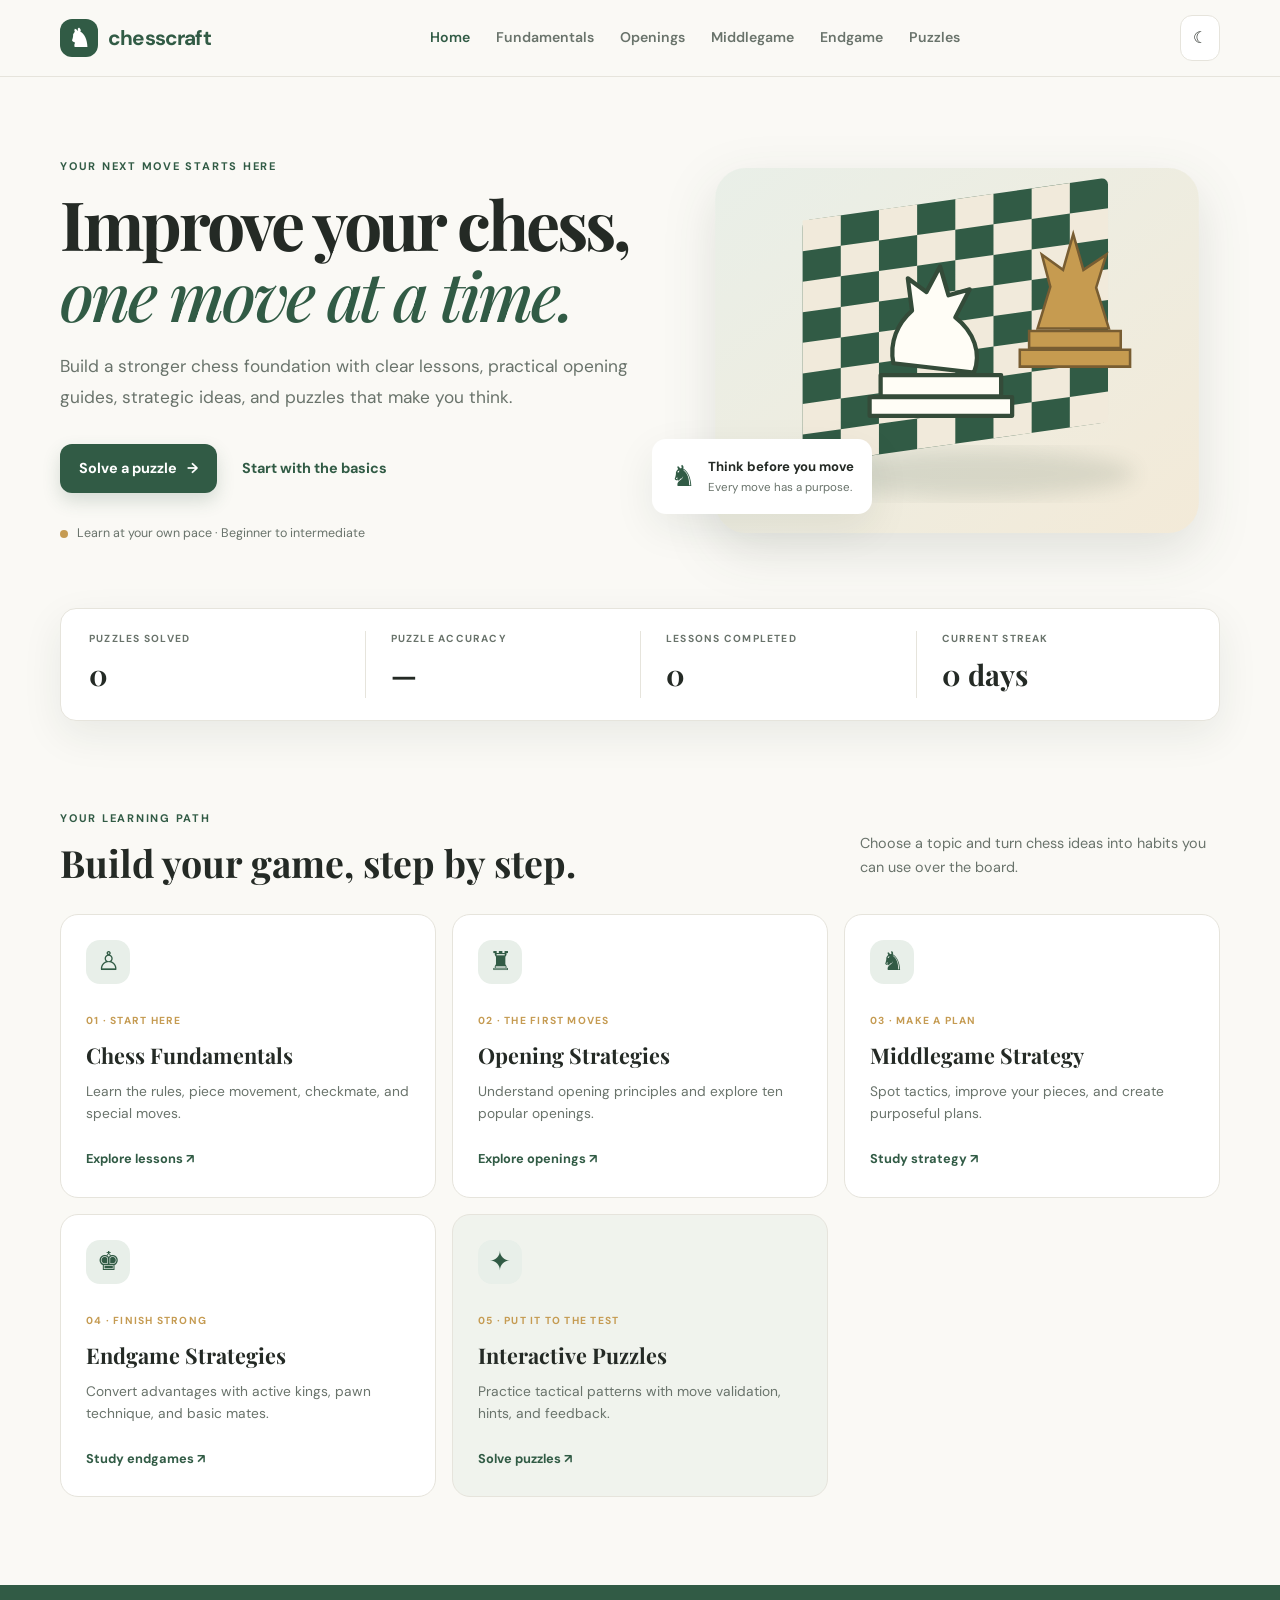
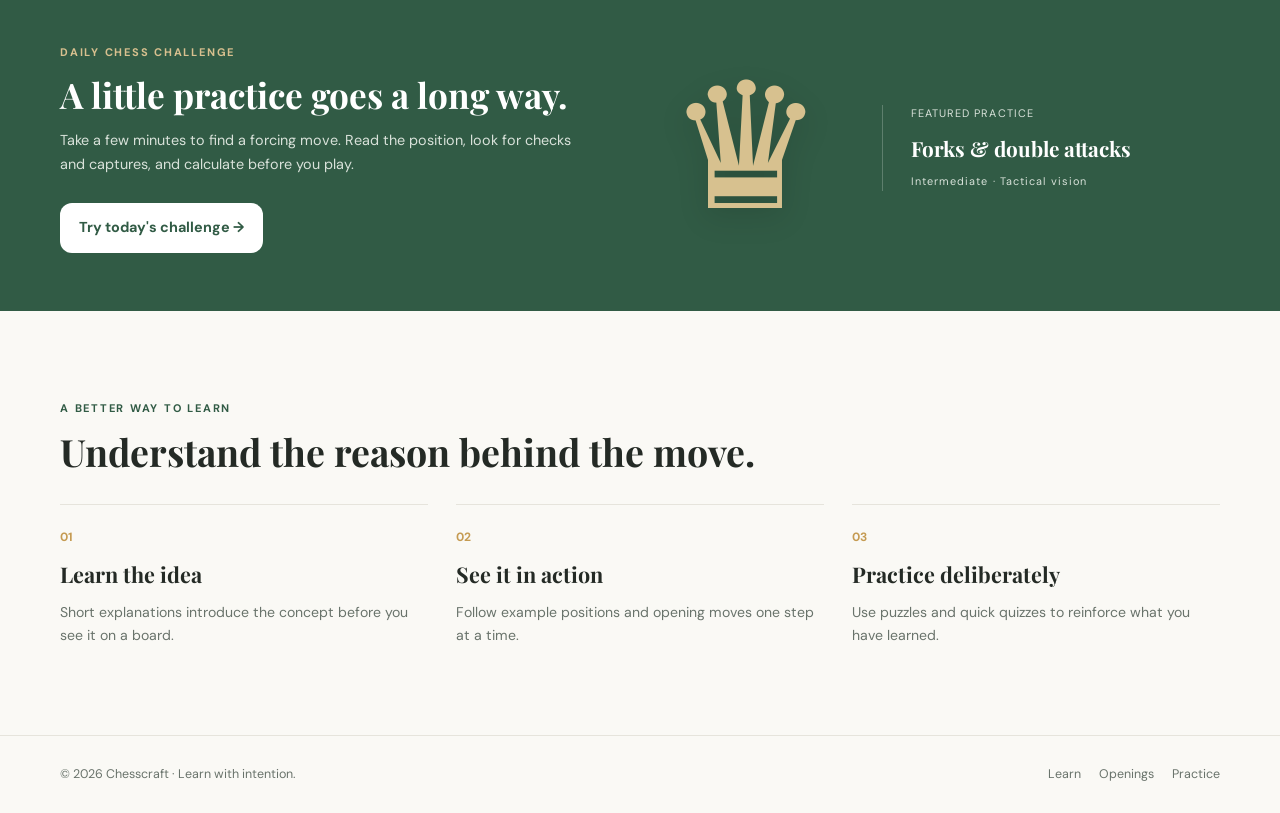
<file: index.html>
<!doctype html>
<html lang="en"><head><meta charset="utf-8"><meta name="viewport" content="width=device-width,initial-scale=1"><meta name="description" content="Learn chess fundamentals, openings, strategy, endgames and tactics."><title>Chesscraft — Learn chess with purpose</title><link rel="stylesheet" href="css/styles.css"><link rel="stylesheet" href="css/responsive.css"></head>
<body data-page="home"><div id="site-header"></div>
<main>
<section class="hero container">
  <div class="hero-copy"><span class="eyebrow">YOUR NEXT MOVE STARTS HERE</span><h1>Improve your chess,<br><em>one move at a time.</em></h1><p class="lead">Build a stronger chess foundation with clear lessons, practical opening guides, strategic ideas, and puzzles that make you think.</p><div class="hero-actions"><a class="btn btn-primary" href="puzzles.html">Solve a puzzle <span>→</span></a><a class="text-link" href="fundamentals.html">Start with the basics</a></div><div class="hero-proof"><span class="proof-dot"></span><span>Learn at your own pace · Beginner to intermediate</span></div></div>
  <div class="hero-art"><img src="assets/images/hero-chess.svg" alt="Original illustration of a chessboard with a knight and queen"><div class="floating-note"><span class="note-icon">♞</span><div><strong>Think before you move</strong><small>Every move has a purpose.</small></div></div></div>
</section>
<section class="stats-strip container" id="progress-overview">
  <div><span class="stat-label">PUZZLES SOLVED</span><strong id="home-puzzles">0</strong></div><div><span class="stat-label">PUZZLE ACCURACY</span><strong id="home-accuracy">—</strong></div><div><span class="stat-label">LESSONS COMPLETED</span><strong id="home-lessons">0</strong></div><div><span class="stat-label">CURRENT STREAK</span><strong id="home-streak">0 days</strong></div>
</section>
<section class="section container"><div class="section-heading"><div><span class="eyebrow">YOUR LEARNING PATH</span><h2>Build your game, step by step.</h2></div><p>Choose a topic and turn chess ideas into habits you can use over the board.</p></div>
<div class="learning-grid">
<a class="learning-card" href="fundamentals.html"><span class="card-icon">♙</span><span class="card-kicker">01 · START HERE</span><h3>Chess Fundamentals</h3><p>Learn the rules, piece movement, checkmate, and special moves.</p><span class="card-arrow">Explore lessons ↗</span></a>
<a class="learning-card" href="openings.html"><span class="card-icon">♜</span><span class="card-kicker">02 · THE FIRST MOVES</span><h3>Opening Strategies</h3><p>Understand opening principles and explore ten popular openings.</p><span class="card-arrow">Explore openings ↗</span></a>
<a class="learning-card" href="middlegame.html"><span class="card-icon">♞</span><span class="card-kicker">03 · MAKE A PLAN</span><h3>Middlegame Strategy</h3><p>Spot tactics, improve your pieces, and create purposeful plans.</p><span class="card-arrow">Study strategy ↗</span></a>
<a class="learning-card" href="endgame.html"><span class="card-icon">♚</span><span class="card-kicker">04 · FINISH STRONG</span><h3>Endgame Strategies</h3><p>Convert advantages with active kings, pawn technique, and basic mates.</p><span class="card-arrow">Study endgames ↗</span></a>
<a class="learning-card feature-card" href="puzzles.html"><span class="card-icon">✦</span><span class="card-kicker">05 · PUT IT TO THE TEST</span><h3>Interactive Puzzles</h3><p>Practice tactical patterns with move validation, hints, and feedback.</p><span class="card-arrow">Solve puzzles ↗</span></a>
</div></section>
<section class="challenge-band"><div class="container challenge-inner"><div><span class="eyebrow">DAILY CHESS CHALLENGE</span><h2>A little practice goes a long way.</h2><p>Take a few minutes to find a forcing move. Read the position, look for checks and captures, and calculate before you play.</p><a class="btn btn-light" href="puzzles.html">Try today's challenge →</a></div><div class="challenge-piece" aria-hidden="true">♛</div><div class="challenge-meta"><span>FEATURED PRACTICE</span><strong>Forks &amp; double attacks</strong><small>Intermediate · Tactical vision</small></div></div></section>
<section class="section container"><div class="section-heading"><div><span class="eyebrow">A BETTER WAY TO LEARN</span><h2>Understand the reason behind the move.</h2></div></div><div class="benefit-grid"><article><span>01</span><h3>Learn the idea</h3><p>Short explanations introduce the concept before you see it on a board.</p></article><article><span>02</span><h3>See it in action</h3><p>Follow example positions and opening moves one step at a time.</p></article><article><span>03</span><h3>Practice deliberately</h3><p>Use puzzles and quick quizzes to reinforce what you have learned.</p></article></div></section>
</main><div id="site-footer"></div><script src="js/progress.js"></script><script src="js/main.js"></script></body></html>
</file>
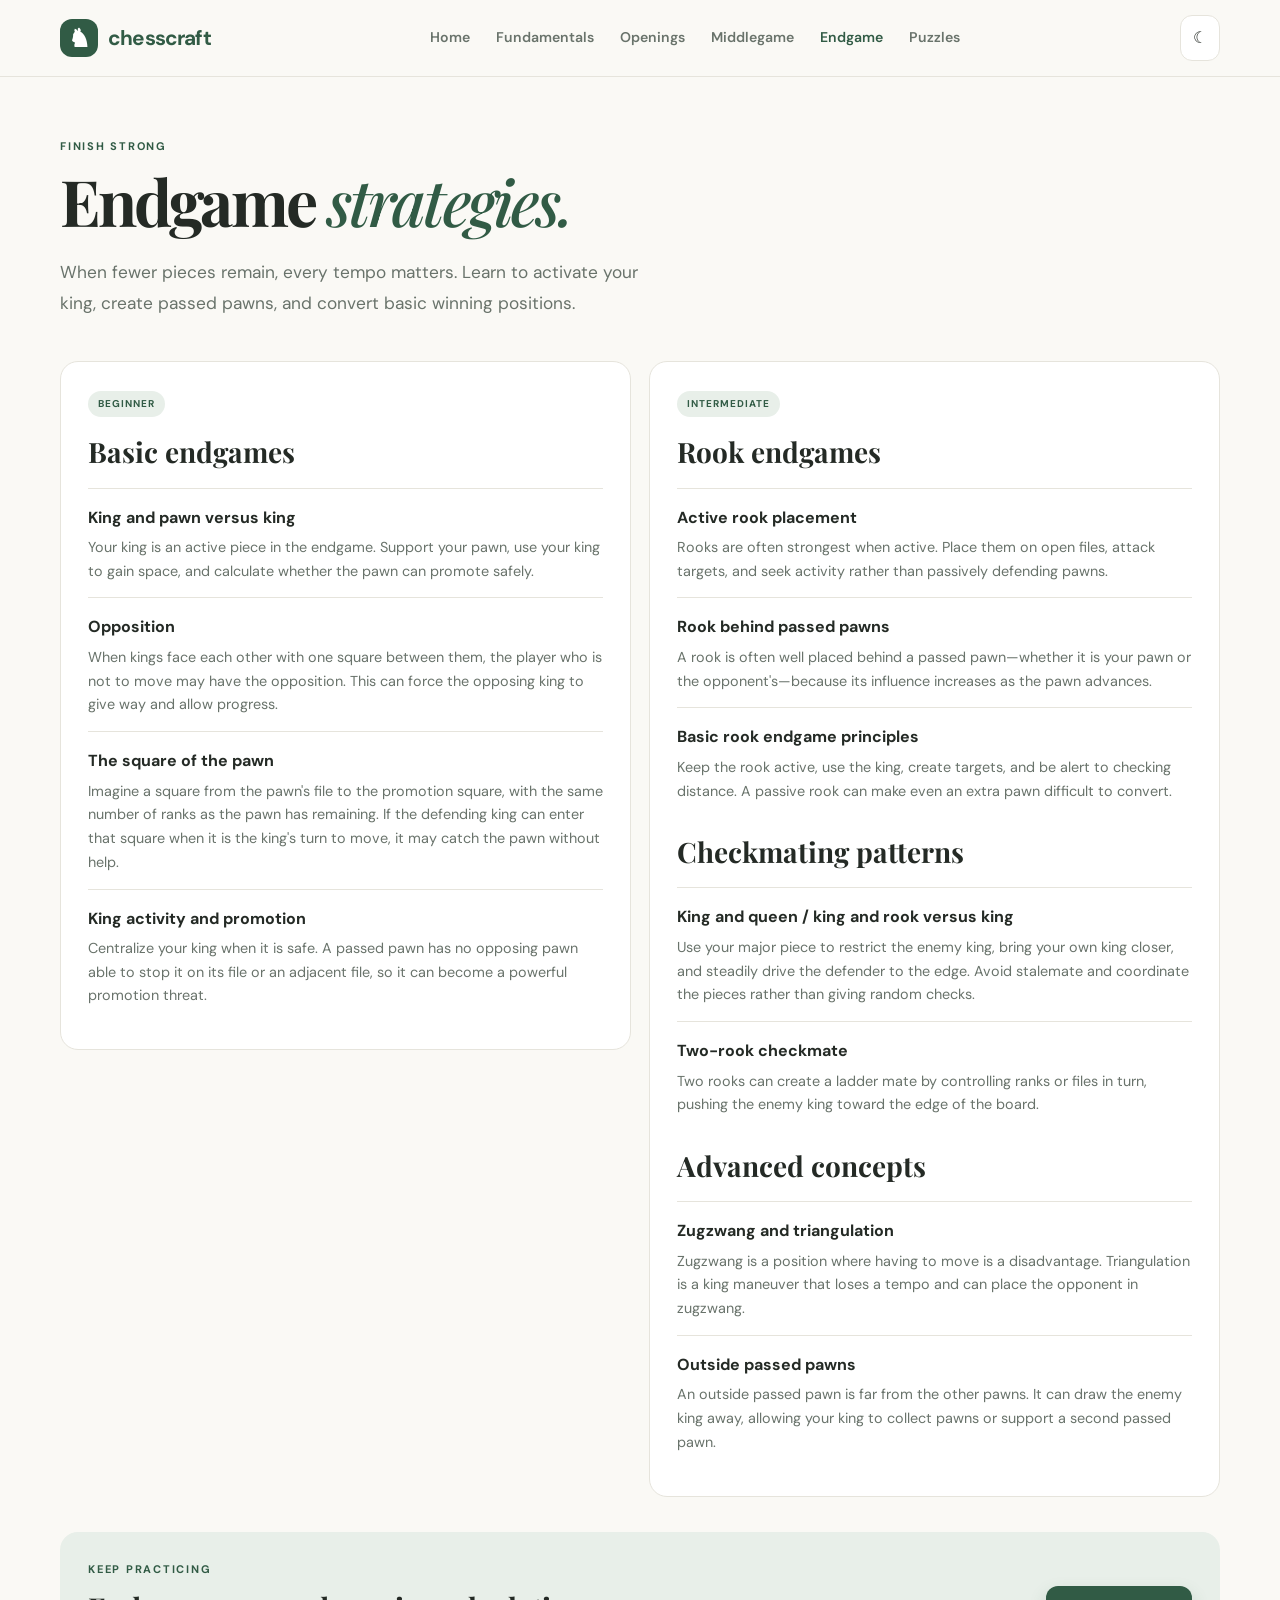
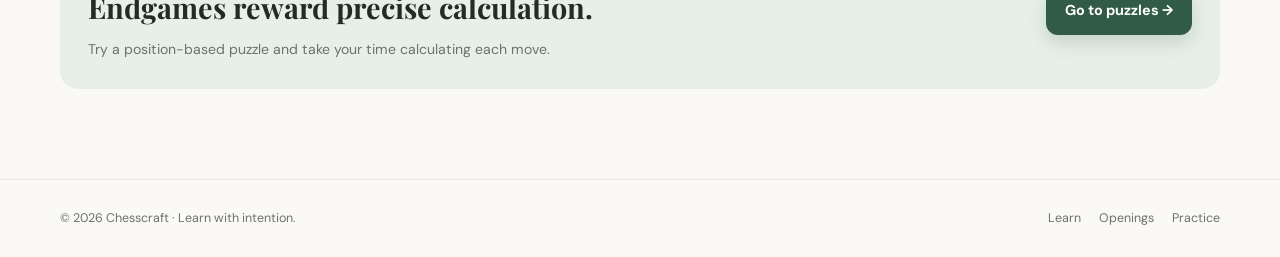
<file: endgame.html>
<!doctype html><html lang="en"><head><meta charset="utf-8"><meta name="viewport" content="width=device-width,initial-scale=1"><title>Endgame Strategies — Chesscraft</title><link rel="stylesheet" href="css/styles.css"><link rel="stylesheet" href="css/responsive.css"></head><body data-page="endgame"><div id="site-header"></div><main class="container page-main"><div class="page-intro"><span class="eyebrow">FINISH STRONG</span><h1>Endgame <em>strategies.</em></h1><p class="lead">When fewer pieces remain, every tempo matters. Learn to activate your king, create passed pawns, and convert basic winning positions.</p></div>
<div class="endgame-columns"><section class="endgame-section"><span class="tag">BEGINNER</span><h2>Basic endgames</h2><article><h3>King and pawn versus king</h3><p>Your king is an active piece in the endgame. Support your pawn, use your king to gain space, and calculate whether the pawn can promote safely.</p></article><article><h3>Opposition</h3><p>When kings face each other with one square between them, the player who is not to move may have the opposition. This can force the opposing king to give way and allow progress.</p></article><article><h3>The square of the pawn</h3><p>Imagine a square from the pawn's file to the promotion square, with the same number of ranks as the pawn has remaining. If the defending king can enter that square when it is the king's turn to move, it may catch the pawn without help.</p></article><article><h3>King activity and promotion</h3><p>Centralize your king when it is safe. A passed pawn has no opposing pawn able to stop it on its file or an adjacent file, so it can become a powerful promotion threat.</p></article></section>
<section class="endgame-section"><span class="tag">INTERMEDIATE</span><h2>Rook endgames</h2><article><h3>Active rook placement</h3><p>Rooks are often strongest when active. Place them on open files, attack targets, and seek activity rather than passively defending pawns.</p></article><article><h3>Rook behind passed pawns</h3><p>A rook is often well placed behind a passed pawn—whether it is your pawn or the opponent's—because its influence increases as the pawn advances.</p></article><article><h3>Basic rook endgame principles</h3><p>Keep the rook active, use the king, create targets, and be alert to checking distance. A passive rook can make even an extra pawn difficult to convert.</p></article><h2>Checkmating patterns</h2><article><h3>King and queen / king and rook versus king</h3><p>Use your major piece to restrict the enemy king, bring your own king closer, and steadily drive the defender to the edge. Avoid stalemate and coordinate the pieces rather than giving random checks.</p></article><article><h3>Two-rook checkmate</h3><p>Two rooks can create a ladder mate by controlling ranks or files in turn, pushing the enemy king toward the edge of the board.</p></article><h2>Advanced concepts</h2><article><h3>Zugzwang and triangulation</h3><p>Zugzwang is a position where having to move is a disadvantage. Triangulation is a king maneuver that loses a tempo and can place the opponent in zugzwang.</p></article><article><h3>Outside passed pawns</h3><p>An outside passed pawn is far from the other pawns. It can draw the enemy king away, allowing your king to collect pawns or support a second passed pawn.</p></article></section></div>
<div class="practice-callout"><div><span class="eyebrow">KEEP PRACTICING</span><h2>Endgames reward precise calculation.</h2><p>Try a position-based puzzle and take your time calculating each move.</p></div><a class="btn btn-primary" href="puzzles.html">Go to puzzles →</a></div></main><div id="site-footer"></div><script src="js/progress.js"></script><script src="js/main.js"></script></body></html>
</file>
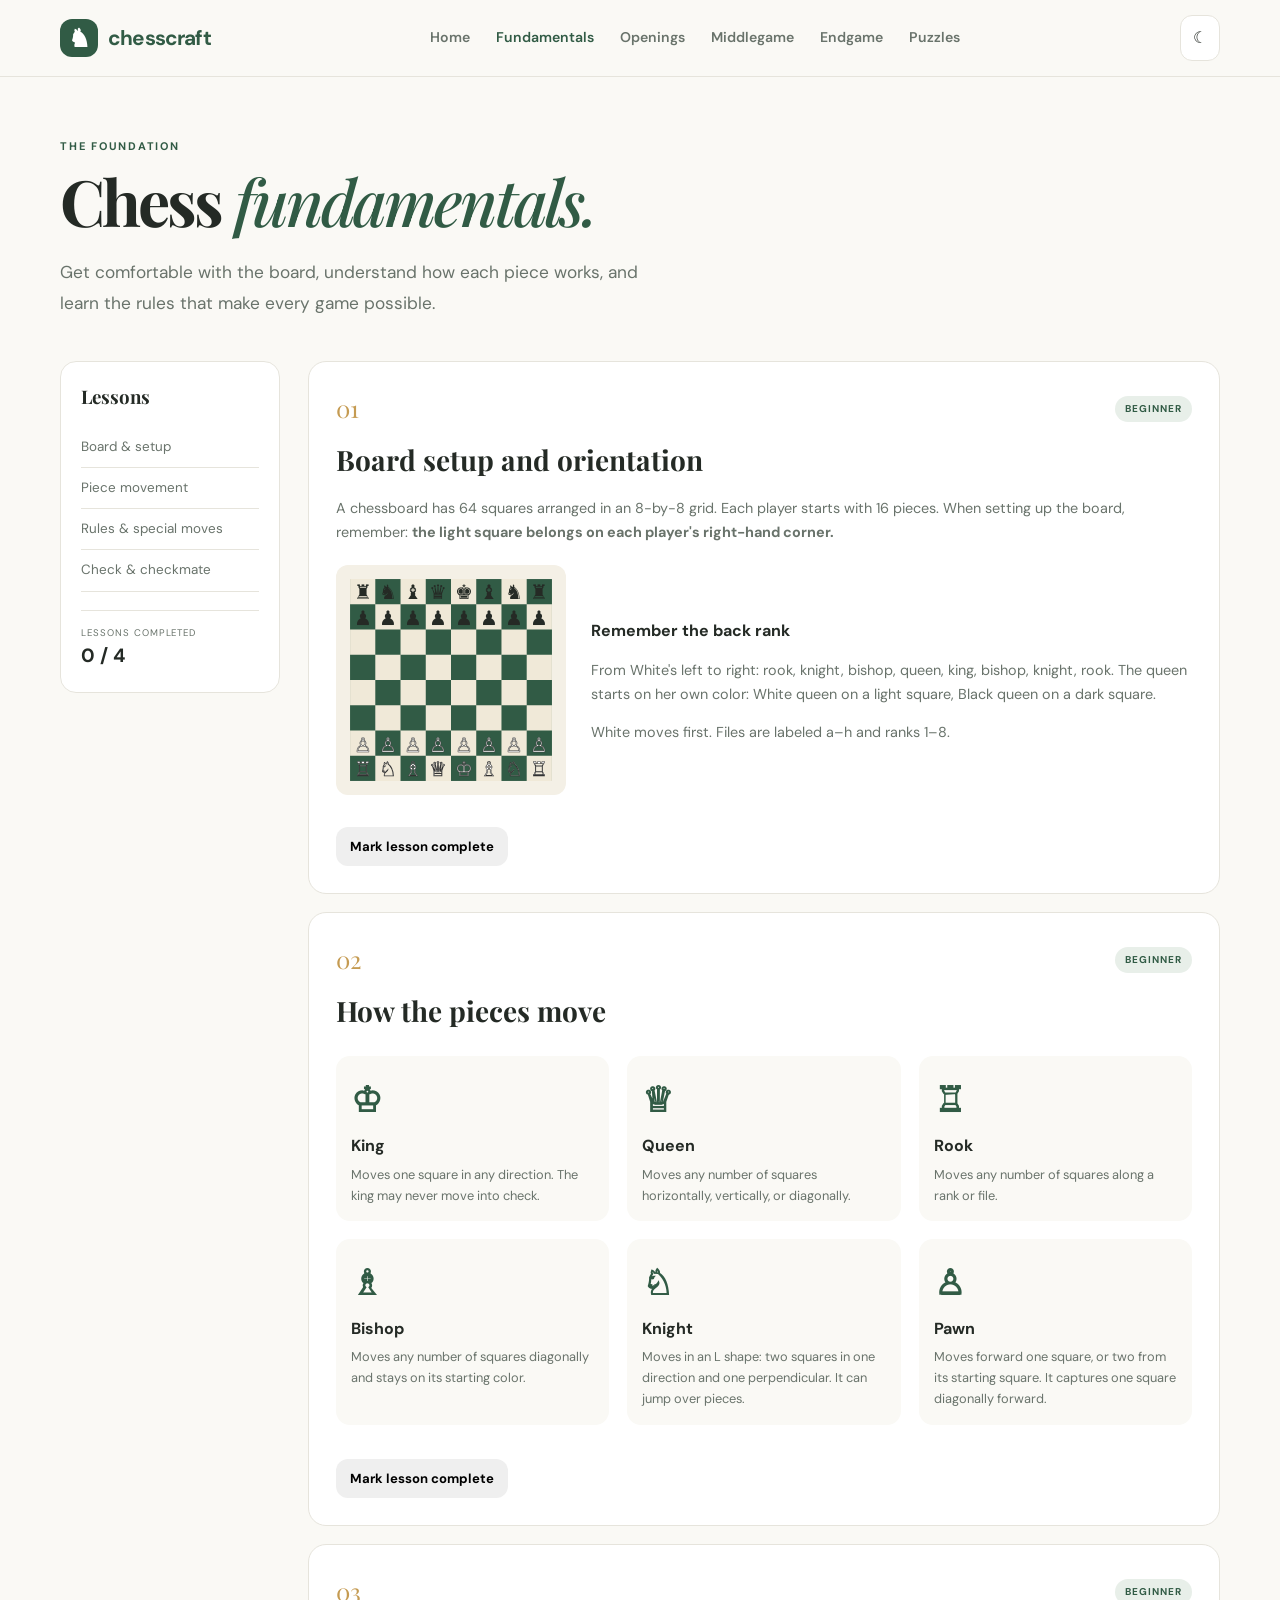
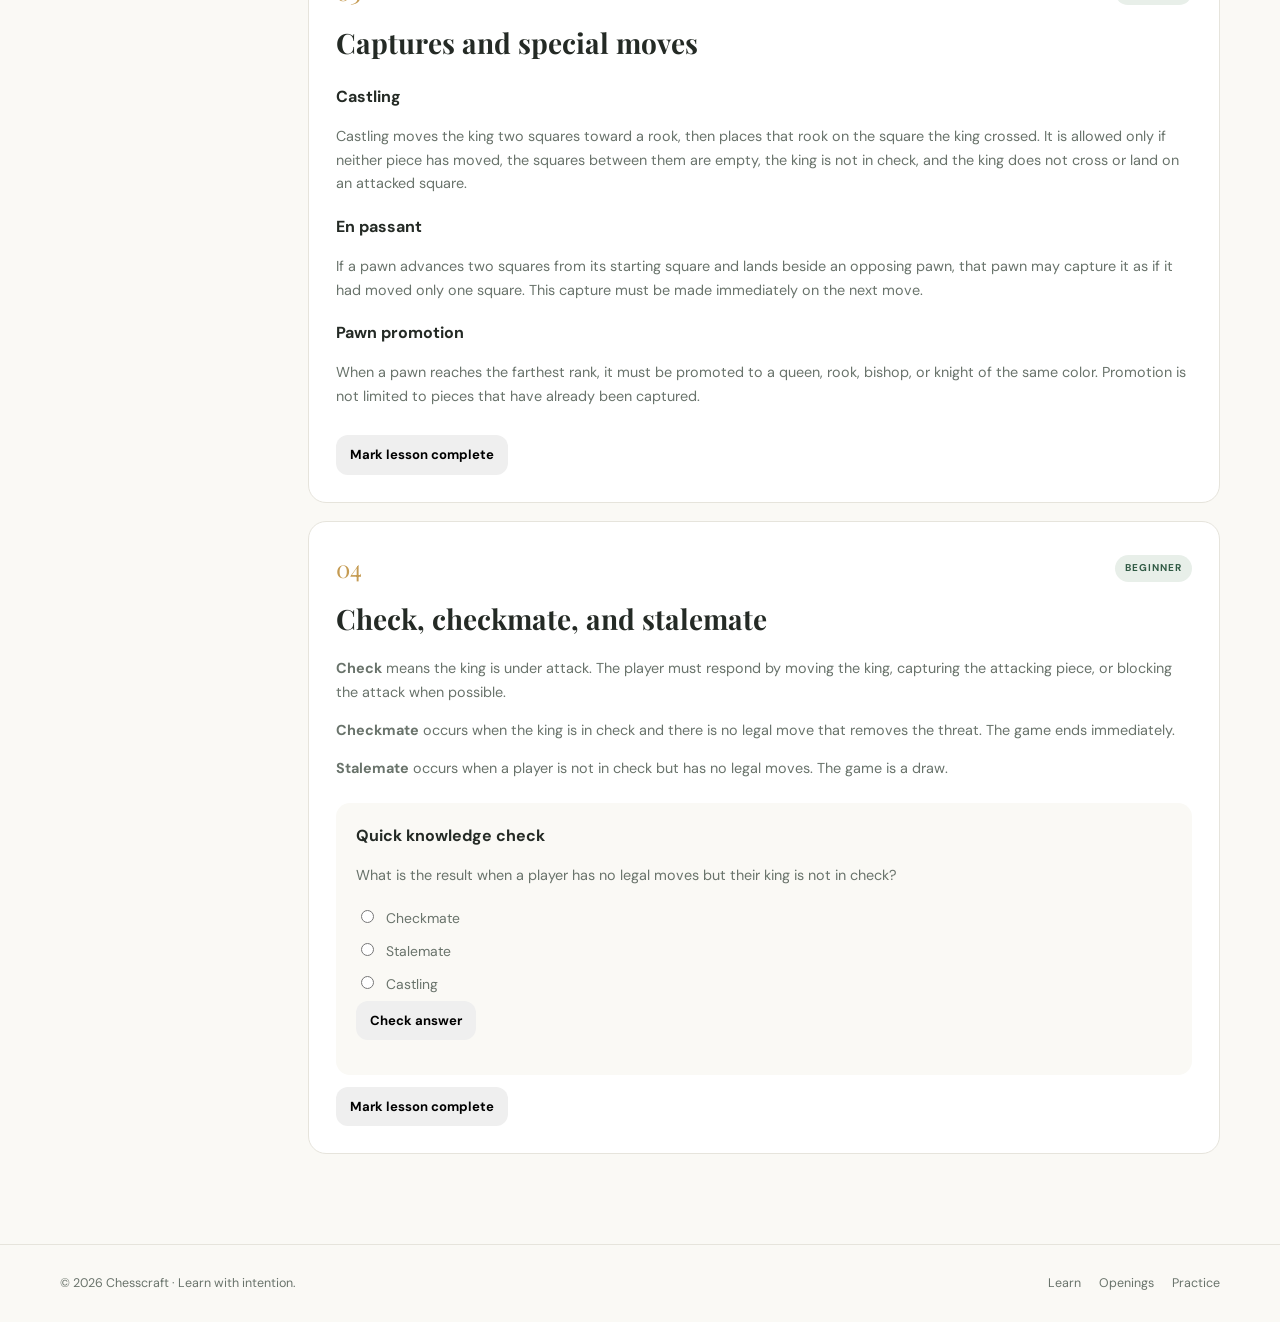
<file: fundamentals.html>
<!doctype html><html lang="en"><head><meta charset="utf-8"><meta name="viewport" content="width=device-width,initial-scale=1"><title>Chess Fundamentals — Chesscraft</title><link rel="stylesheet" href="css/styles.css"><link rel="stylesheet" href="css/responsive.css"></head><body data-page="fundamentals"><div id="site-header"></div><main class="container page-main"><div class="page-intro"><span class="eyebrow">THE FOUNDATION</span><h1>Chess <em>fundamentals.</em></h1><p class="lead">Get comfortable with the board, understand how each piece works, and learn the rules that make every game possible.</p></div>
<div class="content-layout"><aside class="side-panel"><h3>Lessons</h3><a href="#board">Board &amp; setup</a><a href="#pieces">Piece movement</a><a href="#rules">Rules &amp; special moves</a><a href="#check">Check &amp; checkmate</a><div class="progress-mini"><span>LESSONS COMPLETED</span><strong id="fundamentals-count">0 / 4</strong></div></aside><div class="lesson-content">
<article class="lesson-card" id="board"><div class="lesson-top"><span class="lesson-number">01</span><span class="tag">BEGINNER</span></div><h2>Board setup and orientation</h2><p>A chessboard has 64 squares arranged in an 8-by-8 grid. Each player starts with 16 pieces. When setting up the board, remember: <strong>the light square belongs on each player's right-hand corner.</strong></p><div class="diagram-row"><img class="diagram" src="assets/images/board-setup.svg" alt="Chessboard setup diagram with pieces in their starting positions"><div><h3>Remember the back rank</h3><p>From White's left to right: rook, knight, bishop, queen, king, bishop, knight, rook. The queen starts on her own color: White queen on a light square, Black queen on a dark square.</p><p>White moves first. Files are labeled a–h and ranks 1–8.</p></div></div><button class="btn btn-small lesson-done" data-lesson="board">Mark lesson complete</button></article>
<article class="lesson-card" id="pieces"><div class="lesson-top"><span class="lesson-number">02</span><span class="tag">BEGINNER</span></div><h2>How the pieces move</h2><div class="piece-grid"><div><b class="piece-symbol">♔</b><h3>King</h3><p>Moves one square in any direction. The king may never move into check.</p></div><div><b class="piece-symbol">♕</b><h3>Queen</h3><p>Moves any number of squares horizontally, vertically, or diagonally.</p></div><div><b class="piece-symbol">♖</b><h3>Rook</h3><p>Moves any number of squares along a rank or file.</p></div><div><b class="piece-symbol">♗</b><h3>Bishop</h3><p>Moves any number of squares diagonally and stays on its starting color.</p></div><div><b class="piece-symbol">♘</b><h3>Knight</h3><p>Moves in an L shape: two squares in one direction and one perpendicular. It can jump over pieces.</p></div><div><b class="piece-symbol">♙</b><h3>Pawn</h3><p>Moves forward one square, or two from its starting square. It captures one square diagonally forward.</p></div></div><button class="btn btn-small lesson-done" data-lesson="pieces">Mark lesson complete</button></article>
<article class="lesson-card" id="rules"><div class="lesson-top"><span class="lesson-number">03</span><span class="tag">BEGINNER</span></div><h2>Captures and special moves</h2><h3>Castling</h3><p>Castling moves the king two squares toward a rook, then places that rook on the square the king crossed. It is allowed only if neither piece has moved, the squares between them are empty, the king is not in check, and the king does not cross or land on an attacked square.</p><h3>En passant</h3><p>If a pawn advances two squares from its starting square and lands beside an opposing pawn, that pawn may capture it as if it had moved only one square. This capture must be made immediately on the next move.</p><h3>Pawn promotion</h3><p>When a pawn reaches the farthest rank, it must be promoted to a queen, rook, bishop, or knight of the same color. Promotion is not limited to pieces that have already been captured.</p><button class="btn btn-small lesson-done" data-lesson="rules">Mark lesson complete</button></article>
<article class="lesson-card" id="check"><div class="lesson-top"><span class="lesson-number">04</span><span class="tag">BEGINNER</span></div><h2>Check, checkmate, and stalemate</h2><p><strong>Check</strong> means the king is under attack. The player must respond by moving the king, capturing the attacking piece, or blocking the attack when possible.</p><p><strong>Checkmate</strong> occurs when the king is in check and there is no legal move that removes the threat. The game ends immediately.</p><p><strong>Stalemate</strong> occurs when a player is not in check but has no legal moves. The game is a draw.</p><div class="quiz" data-quiz="fundamentals"><h3>Quick knowledge check</h3><p>What is the result when a player has no legal moves but their king is not in check?</p><label><input type="radio" name="fund-q" value="a"> Checkmate</label><label><input type="radio" name="fund-q" value="b"> Stalemate</label><label><input type="radio" name="fund-q" value="c"> Castling</label><button class="btn btn-small quiz-submit">Check answer</button><p class="quiz-feedback" aria-live="polite"></p></div><button class="btn btn-small lesson-done" data-lesson="check">Mark lesson complete</button></article>
</div></div></main><div id="site-footer"></div><script src="js/progress.js"></script><script src="js/main.js"></script></body></html>
</file>
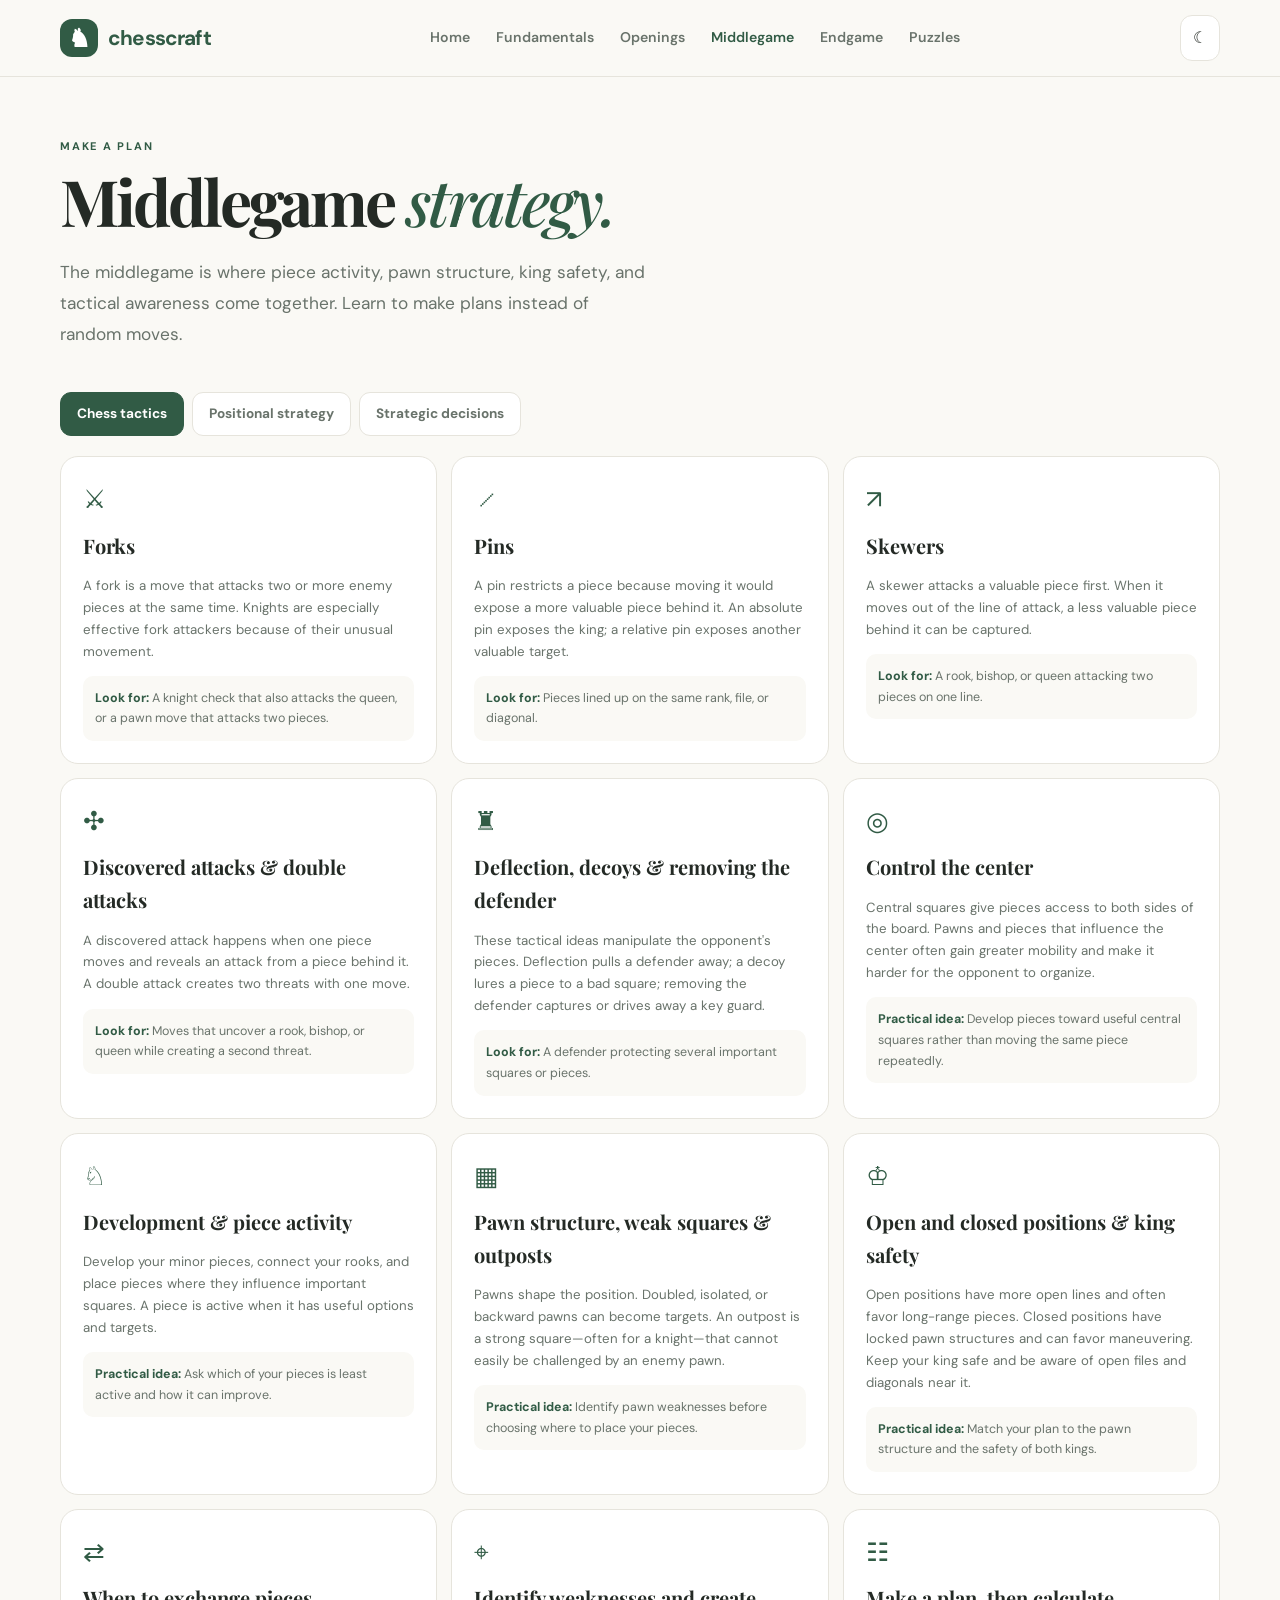
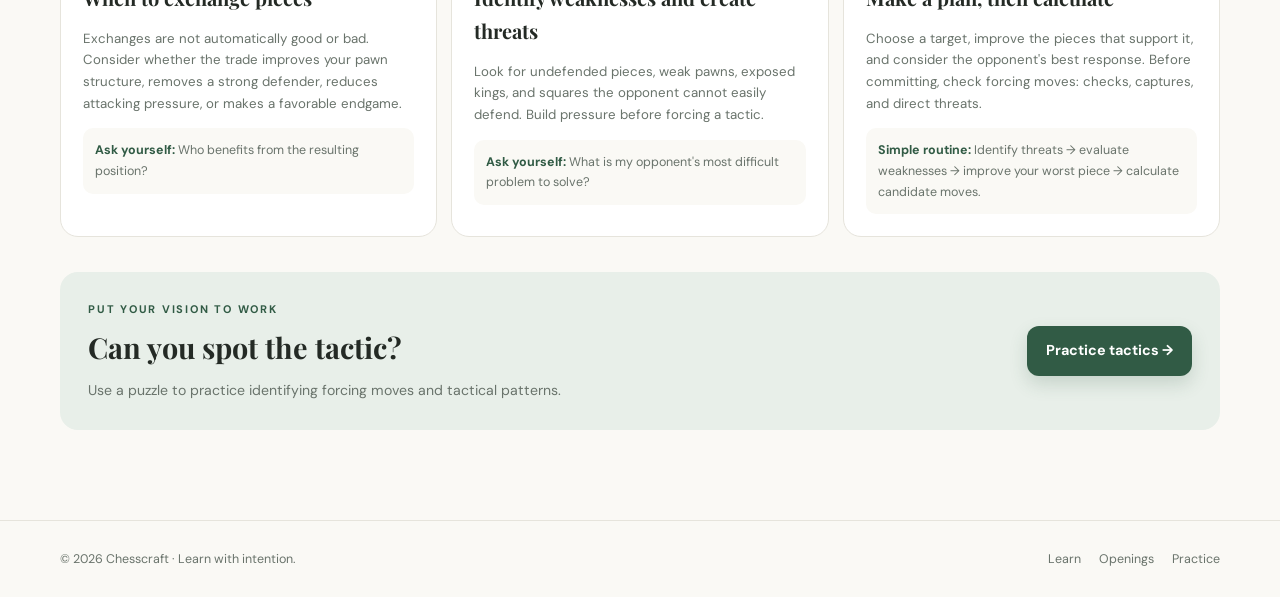
<file: middlegame.html>
<!doctype html><html lang="en"><head><meta charset="utf-8"><meta name="viewport" content="width=device-width,initial-scale=1"><title>Middlegame Strategy — Chesscraft</title><link rel="stylesheet" href="css/styles.css"><link rel="stylesheet" href="css/responsive.css"></head><body data-page="middlegame"><div id="site-header"></div><main class="container page-main"><div class="page-intro"><span class="eyebrow">MAKE A PLAN</span><h1>Middlegame <em>strategy.</em></h1><p class="lead">The middlegame is where piece activity, pawn structure, king safety, and tactical awareness come together. Learn to make plans instead of random moves.</p></div>
<div class="topic-tabs" role="tablist"><button class="topic-tab active" data-topic="tactics">Chess tactics</button><button class="topic-tab" data-topic="positional">Positional strategy</button><button class="topic-tab" data-topic="planning">Strategic decisions</button></div>
<div id="middlegame-topics" class="topic-grid">
<article class="topic-card" data-group="tactics"><span class="topic-symbol">⚔</span><h2>Forks</h2><p>A fork is a move that attacks two or more enemy pieces at the same time. Knights are especially effective fork attackers because of their unusual movement.</p><div class="example-note"><strong>Look for:</strong> A knight check that also attacks the queen, or a pawn move that attacks two pieces.</div></article>
<article class="topic-card" data-group="tactics"><span class="topic-symbol">⟋</span><h2>Pins</h2><p>A pin restricts a piece because moving it would expose a more valuable piece behind it. An absolute pin exposes the king; a relative pin exposes another valuable target.</p><div class="example-note"><strong>Look for:</strong> Pieces lined up on the same rank, file, or diagonal.</div></article>
<article class="topic-card" data-group="tactics"><span class="topic-symbol">↗</span><h2>Skewers</h2><p>A skewer attacks a valuable piece first. When it moves out of the line of attack, a less valuable piece behind it can be captured.</p><div class="example-note"><strong>Look for:</strong> A rook, bishop, or queen attacking two pieces on one line.</div></article>
<article class="topic-card" data-group="tactics"><span class="topic-symbol">✣</span><h2>Discovered attacks &amp; double attacks</h2><p>A discovered attack happens when one piece moves and reveals an attack from a piece behind it. A double attack creates two threats with one move.</p><div class="example-note"><strong>Look for:</strong> Moves that uncover a rook, bishop, or queen while creating a second threat.</div></article>
<article class="topic-card" data-group="tactics"><span class="topic-symbol">♜</span><h2>Deflection, decoys &amp; removing the defender</h2><p>These tactical ideas manipulate the opponent's pieces. Deflection pulls a defender away; a decoy lures a piece to a bad square; removing the defender captures or drives away a key guard.</p><div class="example-note"><strong>Look for:</strong> A defender protecting several important squares or pieces.</div></article>
<article class="topic-card" data-group="positional"><span class="topic-symbol">◎</span><h2>Control the center</h2><p>Central squares give pieces access to both sides of the board. Pawns and pieces that influence the center often gain greater mobility and make it harder for the opponent to organize.</p><div class="example-note"><strong>Practical idea:</strong> Develop pieces toward useful central squares rather than moving the same piece repeatedly.</div></article>
<article class="topic-card" data-group="positional"><span class="topic-symbol">♘</span><h2>Development &amp; piece activity</h2><p>Develop your minor pieces, connect your rooks, and place pieces where they influence important squares. A piece is active when it has useful options and targets.</p><div class="example-note"><strong>Practical idea:</strong> Ask which of your pieces is least active and how it can improve.</div></article>
<article class="topic-card" data-group="positional"><span class="topic-symbol">▦</span><h2>Pawn structure, weak squares &amp; outposts</h2><p>Pawns shape the position. Doubled, isolated, or backward pawns can become targets. An outpost is a strong square—often for a knight—that cannot easily be challenged by an enemy pawn.</p><div class="example-note"><strong>Practical idea:</strong> Identify pawn weaknesses before choosing where to place your pieces.</div></article>
<article class="topic-card" data-group="positional"><span class="topic-symbol">♔</span><h2>Open and closed positions &amp; king safety</h2><p>Open positions have more open lines and often favor long-range pieces. Closed positions have locked pawn structures and can favor maneuvering. Keep your king safe and be aware of open files and diagonals near it.</p><div class="example-note"><strong>Practical idea:</strong> Match your plan to the pawn structure and the safety of both kings.</div></article>
<article class="topic-card" data-group="planning"><span class="topic-symbol">⇄</span><h2>When to exchange pieces</h2><p>Exchanges are not automatically good or bad. Consider whether the trade improves your pawn structure, removes a strong defender, reduces attacking pressure, or makes a favorable endgame.</p><div class="example-note"><strong>Ask yourself:</strong> Who benefits from the resulting position?</div></article>
<article class="topic-card" data-group="planning"><span class="topic-symbol">⌖</span><h2>Identify weaknesses and create threats</h2><p>Look for undefended pieces, weak pawns, exposed kings, and squares the opponent cannot easily defend. Build pressure before forcing a tactic.</p><div class="example-note"><strong>Ask yourself:</strong> What is my opponent's most difficult problem to solve?</div></article>
<article class="topic-card" data-group="planning"><span class="topic-symbol">☷</span><h2>Make a plan, then calculate</h2><p>Choose a target, improve the pieces that support it, and consider the opponent's best response. Before committing, check forcing moves: checks, captures, and direct threats.</p><div class="example-note"><strong>Simple routine:</strong> Identify threats → evaluate weaknesses → improve your worst piece → calculate candidate moves.</div></article>
</div>
<div class="practice-callout"><div><span class="eyebrow">PUT YOUR VISION TO WORK</span><h2>Can you spot the tactic?</h2><p>Use a puzzle to practice identifying forcing moves and tactical patterns.</p></div><a class="btn btn-primary" href="puzzles.html">Practice tactics →</a></div></main><div id="site-footer"></div><script src="js/progress.js"></script><script src="js/main.js"></script></body></html>
</file>
<file: css/styles.css>
@import url('https://fonts.googleapis.com/css2?family=DM+Sans:wght@400;500;600;700&family=Playfair+Display:ital,wght@0,500;0,600;0,700;1,500;1,600&display=swap');
:root{--bg:#faf9f5;--surface:#fff;--surface-2:#f2f0e8;--ink:#242a25;--muted:#69736b;--green:#315b45;--green-dark:#234534;--green-soft:#e8efe9;--gold:#c59b52;--line:#e6e4dc;--shadow:0 14px 40px rgba(31,48,36,.08);--radius:18px}
*{box-sizing:border-box}html{scroll-behavior:smooth}body{margin:0;background:var(--bg);color:var(--ink);font-family:'DM Sans',sans-serif;line-height:1.65}a{color:inherit;text-decoration:none}button,input,select{font:inherit}button{cursor:pointer}.container{width:min(1160px,calc(100% - 48px));margin-inline:auto}
.site-header{position:sticky;top:0;z-index:20;background:rgba(250,249,245,.94);backdrop-filter:blur(14px);border-bottom:1px solid var(--line)}.nav-wrap{height:76px;display:flex;align-items:center;justify-content:space-between;gap:24px}.brand{display:flex;align-items:center;gap:10px;font-weight:700;letter-spacing:-.04em;font-size:1.3rem}.brand-mark{width:38px;height:38px;border-radius:12px;background:var(--green);color:white;display:grid;place-items:center;font-size:1.55rem}.brand span:last-child{color:var(--green)}.main-nav{display:flex;align-items:center;gap:26px}.main-nav a{font-size:.88rem;color:var(--muted);font-weight:600;transition:color .2s}.main-nav a:hover,.main-nav a.active{color:var(--green)}.nav-actions{display:flex;align-items:center;gap:10px}.theme-toggle,.menu-toggle{border:1px solid var(--line);background:var(--surface);border-radius:12px;padding:9px 12px;color:var(--ink)}.menu-toggle{display:none}
.hero{display:grid;grid-template-columns:1.05fr .95fr;align-items:center;gap:52px;padding-block:74px 58px;min-height:530px}.eyebrow{display:block;font-size:.69rem;letter-spacing:.16em;font-weight:700;color:var(--green);margin-bottom:13px}.hero h1,.page-intro h1{font-family:'Playfair Display',serif;font-size:clamp(3rem,5.3vw,5rem);line-height:1.04;letter-spacing:-.045em;margin:0 0 22px}.hero h1 em,.page-intro h1 em{font-weight:500;color:var(--green)}.lead{font-size:1.08rem;color:var(--muted);max-width:590px;line-height:1.8}.hero-actions{display:flex;align-items:center;gap:25px;margin-top:30px}.btn{display:inline-flex;align-items:center;justify-content:center;gap:10px;border:0;border-radius:12px;padding:13px 19px;font-weight:700;font-size:.9rem;transition:transform .2s,background .2s,box-shadow .2s}.btn:hover{transform:translateY(-2px)}.btn-primary{background:var(--green);color:white;box-shadow:0 8px 18px rgba(49,91,69,.18)}.btn-primary:hover{background:var(--green-dark)}.btn-secondary{background:var(--surface-2);color:var(--ink)}.btn-light{background:white;color:var(--green)}.btn-small{padding:9px 14px;font-size:.82rem}.text-link{font-size:.9rem;font-weight:700;color:var(--green)}.hero-proof{display:flex;align-items:center;gap:9px;color:var(--muted);font-size:.78rem;margin-top:30px}.proof-dot{width:8px;height:8px;border-radius:50%;background:var(--gold)}.hero-art{position:relative}.hero-art>img{width:100%;display:block;filter:drop-shadow(0 18px 26px rgba(30,50,36,.12))}.floating-note{position:absolute;bottom:9%;left:-8%;display:flex;gap:12px;align-items:center;background:white;padding:14px 18px;border-radius:14px;box-shadow:var(--shadow)}.note-icon{font-size:1.8rem;color:var(--green)}.floating-note strong,.floating-note small{display:block}.floating-note strong{font-size:.82rem}.floating-note small{font-size:.72rem;color:var(--muted)}
.stats-strip{display:grid;grid-template-columns:repeat(4,1fr);background:var(--surface);border:1px solid var(--line);border-radius:16px;padding:22px 28px;box-shadow:var(--shadow)}.stats-strip>div{padding-left:25px;border-left:1px solid var(--line)}.stats-strip>div:first-child{padding-left:0;border:0}.stat-label,.puzzle-count span,.puzzle-stats span{display:block;color:var(--muted);font-size:.64rem;letter-spacing:.12em;font-weight:700}.stats-strip strong{font-family:'Playfair Display',serif;font-size:1.8rem;display:block;margin-top:3px}
.section{padding-block:88px}.section-heading{display:flex;align-items:end;justify-content:space-between;gap:30px;margin-bottom:30px}.section-heading h2,.challenge-inner h2,.practice-callout h2{font-family:'Playfair Display',serif;font-size:2.35rem;line-height:1.15;margin:0}.section-heading>p{max-width:360px;color:var(--muted);font-size:.9rem;margin:0 0 4px}.learning-grid{display:grid;grid-template-columns:repeat(3,1fr);gap:16px}.learning-card{background:var(--surface);border:1px solid var(--line);border-radius:var(--radius);padding:25px;min-height:245px;transition:transform .2s,box-shadow .2s,border-color .2s}.learning-card:hover{transform:translateY(-4px);box-shadow:var(--shadow);border-color:#c7d3c8}.card-icon{display:grid;place-items:center;width:44px;height:44px;border-radius:14px;background:var(--green-soft);color:var(--green);font-size:1.65rem;margin-bottom:22px}.card-kicker{font-size:.64rem;letter-spacing:.12em;color:var(--gold);font-weight:700}.learning-card h3{font-family:'Playfair Display',serif;font-size:1.35rem;margin:6px 0}.learning-card p{font-size:.86rem;color:var(--muted);margin:0 0 20px}.card-arrow{font-size:.8rem;font-weight:700;color:var(--green)}.feature-card{background:#f0f3ed}
.challenge-band{background:var(--green);color:white;padding:58px 0;overflow:hidden}.challenge-inner{display:grid;grid-template-columns:1.3fr .5fr .8fr;align-items:center;gap:30px}.challenge-inner .eyebrow{color:#d8c08f}.challenge-inner h2{font-size:2.2rem}.challenge-inner p{color:#d9e2da;max-width:530px;font-size:.9rem}.challenge-inner .btn{margin-top:12px}.challenge-piece{font-size:11rem;line-height:1;color:#d7c18f;text-align:center;text-shadow:0 10px 30px rgba(0,0,0,.15)}.challenge-meta{border-left:1px solid rgba(255,255,255,.22);padding-left:28px}.challenge-meta span,.challenge-meta small{display:block;color:#d9e2da;font-size:.68rem;letter-spacing:.1em}.challenge-meta strong{display:block;font-family:'Playfair Display',serif;font-size:1.3rem;margin:8px 0}.benefit-grid{display:grid;grid-template-columns:repeat(3,1fr);gap:28px}.benefit-grid article{border-top:1px solid var(--line);padding-top:18px}.benefit-grid article>span{color:var(--gold);font-size:.75rem;font-weight:700}.benefit-grid h3{font-family:'Playfair Display',serif;font-size:1.35rem;margin:8px 0}.benefit-grid p{color:var(--muted);font-size:.88rem;margin:0}
.site-footer{border-top:1px solid var(--line);padding:28px 0;color:var(--muted);font-size:.78rem}.footer-inner{display:flex;justify-content:space-between;gap:20px;align-items:center}.footer-links{display:flex;gap:18px}.footer-links a:hover{color:var(--green)}
.page-main{padding-top:60px;padding-bottom:90px}.page-intro{max-width:750px;margin-bottom:42px}.page-intro h1{font-size:clamp(2.8rem,5vw,4.4rem)}.page-intro .lead{margin-bottom:0}.content-layout{display:grid;grid-template-columns:220px 1fr;gap:28px;align-items:start}.side-panel{position:sticky;top:100px;background:var(--surface);border:1px solid var(--line);border-radius:16px;padding:20px}.side-panel h3{font-family:'Playfair Display',serif;margin:0 0 14px}.side-panel>a{display:block;padding:9px 0;color:var(--muted);font-size:.84rem;border-bottom:1px solid var(--line)}.side-panel>a:hover{color:var(--green)}.progress-mini{margin-top:18px;padding-top:14px;border-top:1px solid var(--line)}.progress-mini span{font-size:.6rem;color:var(--muted);letter-spacing:.1em;display:block}.progress-mini strong{font-size:1.2rem}
.lesson-content{display:grid;gap:18px}.lesson-card,.opening-detail,.topic-card,.endgame-section{background:var(--surface);border:1px solid var(--line);border-radius:var(--radius);padding:27px}.lesson-top{display:flex;justify-content:space-between;align-items:center}.lesson-number{font-family:'Playfair Display',serif;color:var(--gold);font-size:1.5rem}.tag{display:inline-flex;align-items:center;border-radius:20px;background:var(--green-soft);color:var(--green);font-size:.62rem;font-weight:700;letter-spacing:.1em;padding:5px 10px}.lesson-card h2,.opening-detail h2,.endgame-section h2{font-family:'Playfair Display',serif;font-size:1.75rem;margin:8px 0 12px}.lesson-card p,.topic-card p,.endgame-section p{color:var(--muted);font-size:.9rem}.lesson-card h3,.endgame-section h3{font-size:1rem;margin:18px 0 5px}.diagram-row{display:grid;grid-template-columns:230px 1fr;gap:25px;align-items:center;margin:20px 0}.diagram{width:100%;border-radius:12px}.piece-grid{display:grid;grid-template-columns:repeat(3,1fr);gap:18px;margin:22px 0}.piece-grid>div{background:var(--bg);border-radius:14px;padding:15px}.piece-symbol{font-size:2.2rem;color:var(--green)}.piece-grid h3{margin:4px 0!important}.piece-grid p{font-size:.8rem!important;margin:0}.quiz{background:var(--bg);border-radius:14px;padding:20px;margin-top:22px}.quiz h3{margin:0 0 6px}.quiz label{display:block;font-size:.87rem;padding:5px 0;color:var(--muted)}.quiz input{accent-color:var(--green);margin-right:8px}.quiz-feedback{font-weight:700}.lesson-done{margin-top:12px}.lesson-done.completed{background:var(--green-soft);color:var(--green)}
.opening-toolbar{display:flex;gap:12px;margin-bottom:20px}.opening-toolbar input,.opening-toolbar select,.puzzle-toolbar select{border:1px solid var(--line);background:var(--surface);border-radius:11px;padding:11px 13px;color:var(--ink)}.opening-toolbar input{flex:1}.opening-layout{display:grid;grid-template-columns:310px 1fr;gap:18px;align-items:start}.opening-list{display:grid;gap:8px}.opening-item{background:var(--surface);border:1px solid var(--line);border-radius:12px;padding:14px 16px;text-align:left;display:flex;justify-content:space-between;align-items:center;color:var(--ink)}.opening-item:hover,.opening-item.selected{border-color:var(--green);background:var(--green-soft)}.opening-item strong{display:block;font-size:.9rem}.opening-item small{color:var(--muted);font-size:.7rem}.opening-detail{min-height:500px}.empty-state{text-align:center;padding:90px 25px;color:var(--muted)}.empty-state>span{font-size:3rem;color:var(--green)}.empty-state h2{color:var(--ink)}.opening-board-wrap{max-width:410px;margin:18px auto}.move-controls{display:flex;justify-content:center;gap:8px;margin:12px}.move-controls button{border:1px solid var(--line);background:var(--bg);border-radius:9px;padding:8px 13px}.move-label{text-align:center;color:var(--muted);font-size:.8rem}.opening-detail ul{padding-left:20px;color:var(--muted);font-size:.87rem}.opening-detail .detail-grid{display:grid;grid-template-columns:1fr 1fr;gap:18px}.opening-detail h3{font-size:.96rem;margin-bottom:5px}
.topic-tabs{display:flex;gap:8px;margin-bottom:20px;flex-wrap:wrap}.topic-tab{border:1px solid var(--line);background:var(--surface);padding:10px 16px;border-radius:11px;color:var(--muted);font-weight:700;font-size:.85rem}.topic-tab.active{background:var(--green);color:white;border-color:var(--green)}.topic-grid{display:grid;grid-template-columns:repeat(3,1fr);gap:14px}.topic-card{padding:22px}.topic-symbol{font-size:1.6rem;color:var(--green)}.topic-card h2{font-family:'Playfair Display',serif;font-size:1.25rem;margin:7px 0}.topic-card p{font-size:.83rem}.example-note{background:var(--bg);border-radius:10px;padding:12px;font-size:.78rem;color:var(--muted)}.example-note strong{color:var(--green)}.topic-card.hidden{display:none}.practice-callout{margin-top:35px;background:var(--green-soft);border-radius:18px;padding:28px;display:flex;align-items:center;justify-content:space-between;gap:20px}.practice-callout h2{font-size:1.8rem}.practice-callout p{color:var(--muted);margin-bottom:0;font-size:.88rem}
.endgame-columns{display:grid;grid-template-columns:1fr 1fr;gap:18px;align-items:start}.endgame-section h2{margin-top:12px}.endgame-section article{border-top:1px solid var(--line);padding:10px 0}.endgame-section article h3{margin-top:6px}.endgame-section p{margin:4px 0}
.puzzle-toolbar{display:flex;align-items:end;gap:16px;margin-bottom:18px}.puzzle-toolbar>div{display:grid;gap:5px}.puzzle-toolbar label{font-size:.7rem;font-weight:700;color:var(--muted)}.puzzle-count{margin-left:auto!important;background:var(--surface);border:1px solid var(--line);border-radius:12px;padding:8px 18px}.puzzle-count strong{font-family:'Playfair Display',serif;font-size:1.5rem}.puzzle-layout{display:grid;grid-template-columns:minmax(360px,1.05fr) minmax(290px,.8fr);gap:18px;align-items:start}.board-panel,.puzzle-sidebar{background:var(--surface);border:1px solid var(--line);border-radius:var(--radius);padding:22px}.board-header{display:flex;justify-content:space-between;align-items:center;margin-bottom:15px}.board-header h2{font-family:'Playfair Display',serif;margin:0;font-size:1.45rem}.chessboard{width:min(100%,520px);aspect-ratio:1;display:grid;grid-template-columns:repeat(8,minmax(0,1fr));grid-template-rows:repeat(8,minmax(0,1fr));margin:auto;border:5px solid #e9e3d5;border-radius:5px;overflow:hidden;box-shadow:0 8px 24px rgba(25,35,28,.12)}.square{box-sizing:border-box;width:100%;height:100%;min-width:0;min-height:0;aspect-ratio:1;overflow:hidden;border:0;border-radius:0;display:grid;place-items:center;position:relative;padding:0;font-family:serif;font-size:clamp(1.25rem,4vw,3rem);line-height:1}.square.light{background:#f0e9d8}.square.dark{background:#79947e}.square.selected{box-shadow:inset 0 0 0 4px #d3a94e}.square.legal:after{content:'';width:22%;height:22%;border-radius:50%;background:rgba(40,70,48,.42);position:absolute}.square.capture:after{content:'';position:absolute;inset:4px;border:4px solid rgba(40,70,48,.45);border-radius:50%}.piece-white{color:#fff;text-shadow:-1px -1px 0 #343b35,1px -1px 0 #343b35,-1px 1px 0 #343b35,1px 1px 0 #343b35,0 2px 3px #343b35}.piece-black{color:#252a25;text-shadow:0 1px 1px rgba(255,255,255,.3)}.board-footer{display:flex;justify-content:space-between;color:var(--muted);font-size:.75rem;padding-top:13px}.puzzle-sidebar h2{font-family:'Playfair Display',serif;font-size:1.6rem;margin:4px 0}.puzzle-instructions p{color:var(--muted);font-size:.88rem}.puzzle-meta{font-size:.68rem;color:var(--green);font-weight:700;letter-spacing:.1em}.puzzle-feedback{background:var(--bg);border-radius:12px;padding:13px;font-size:.83rem;margin:20px 0;color:var(--muted);min-height:52px}.puzzle-feedback.good{background:#e8f2e9;color:#285c37}.puzzle-feedback.bad{background:#f8ece7;color:#8c4837}.puzzle-actions{display:grid;grid-template-columns:1fr 1fr;gap:8px}.puzzle-actions #puzzle-next{grid-column:1/-1}.hint-box{margin-top:12px;background:#f6f0e2;border-radius:10px;padding:12px;color:#765b2d;font-size:.82rem}.puzzle-stats{display:grid;grid-template-columns:1fr 1fr;gap:10px;margin-top:18px;padding-top:15px;border-top:1px solid var(--line)}.puzzle-stats strong{font-family:'Playfair Display',serif;font-size:1.3rem}.small-muted{font-size:.72rem;color:var(--muted);margin-top:16px}
body.dark{--bg:#171d19;--surface:#202923;--surface-2:#2a352d;--ink:#edf1eb;--muted:#aab5aa;--green:#8eae91;--green-dark:#75997a;--green-soft:#2b3b30;--gold:#d5b36d;--line:#354238;--shadow:0 14px 40px rgba(0,0,0,.2)}body.dark .site-header{background:rgba(23,29,25,.94)}body.dark .feature-card,body.dark .example-note,body.dark .quiz,body.dark .puzzle-feedback{background:var(--surface-2)}body.dark .piece-grid>div{background:var(--surface-2)}body.dark .challenge-band{background:#263d2d}body.dark .square.light{background:#e5dcc8}body.dark .square.dark{background:#68816d}body.dark .piece-white{color:#fff}body.dark .piece-black{color:#20251f}body.dark .board-panel,body.dark .puzzle-sidebar{border-color:var(--line)}
</file>
<file: css/responsive.css>
@media(max-width:900px){.main-nav{gap:13px}.main-nav a{font-size:.78rem}.hero{gap:25px}.learning-grid{grid-template-columns:repeat(2,1fr)}.topic-grid{grid-template-columns:repeat(2,1fr)}.challenge-inner{grid-template-columns:1fr .4fr}.challenge-meta{grid-column:1/-1;border-left:0;border-top:1px solid rgba(255,255,255,.2);padding:18px 0 0}.opening-layout{grid-template-columns:260px 1fr}.puzzle-layout{grid-template-columns:1fr  .85fr}.content-layout{grid-template-columns:190px 1fr}}
@media(max-width:680px){.container{width:min(100% - 30px,1160px)}.nav-wrap{height:66px}.menu-toggle{display:inline-flex}.main-nav{display:none;position:absolute;top:66px;left:0;right:0;background:var(--bg);border-bottom:1px solid var(--line);padding:14px 22px 20px;flex-direction:column;align-items:flex-start;gap:14px}.main-nav.open{display:flex}.main-nav a{font-size:.9rem}.hero{grid-template-columns:1fr;padding-top:48px;gap:18px}.hero h1{font-size:3.25rem}.hero-art{max-width:500px;margin:auto}.floating-note{left:0}.stats-strip{grid-template-columns:repeat(2,1fr);gap:18px;padding:18px}.stats-strip>div{padding-left:14px}.stats-strip>div:nth-child(3){padding-left:0;border-left:0}.section{padding-block:58px}.section-heading{display:block}.section-heading>p{margin-top:12px}.learning-grid,.benefit-grid{grid-template-columns:1fr}.learning-card{min-height:auto}.challenge-inner{grid-template-columns:1fr}.challenge-piece{display:none}.challenge-meta{grid-column:auto}.footer-inner{align-items:flex-start;flex-direction:column}.page-main{padding-top:40px}.page-intro{margin-bottom:28px}.content-layout{grid-template-columns:1fr}.side-panel{position:static;display:flex;flex-wrap:wrap;gap:12px}.side-panel h3{width:100%;margin:0}.side-panel>a{border:0;padding:4px}.progress-mini{width:100%;margin-top:5px}.diagram-row{grid-template-columns:1fr}.diagram{max-width:260px;margin:auto}.piece-grid{grid-template-columns:repeat(2,1fr)}.opening-toolbar{flex-wrap:wrap}.opening-toolbar input{flex-basis:100%}.opening-layout{grid-template-columns:1fr}.opening-list{grid-template-columns:repeat(2,1fr)}.opening-item{padding:11px}.opening-detail .detail-grid{grid-template-columns:1fr}.topic-grid{grid-template-columns:1fr}.endgame-columns{grid-template-columns:1fr}.practice-callout{align-items:flex-start;flex-direction:column}.puzzle-toolbar{flex-wrap:wrap}.puzzle-count{margin-left:0!important}.puzzle-layout{grid-template-columns:1fr}.board-panel,.puzzle-sidebar{padding:15px}.square{font-size:clamp(1.55rem,8vw,2.65rem)}}
</file>
